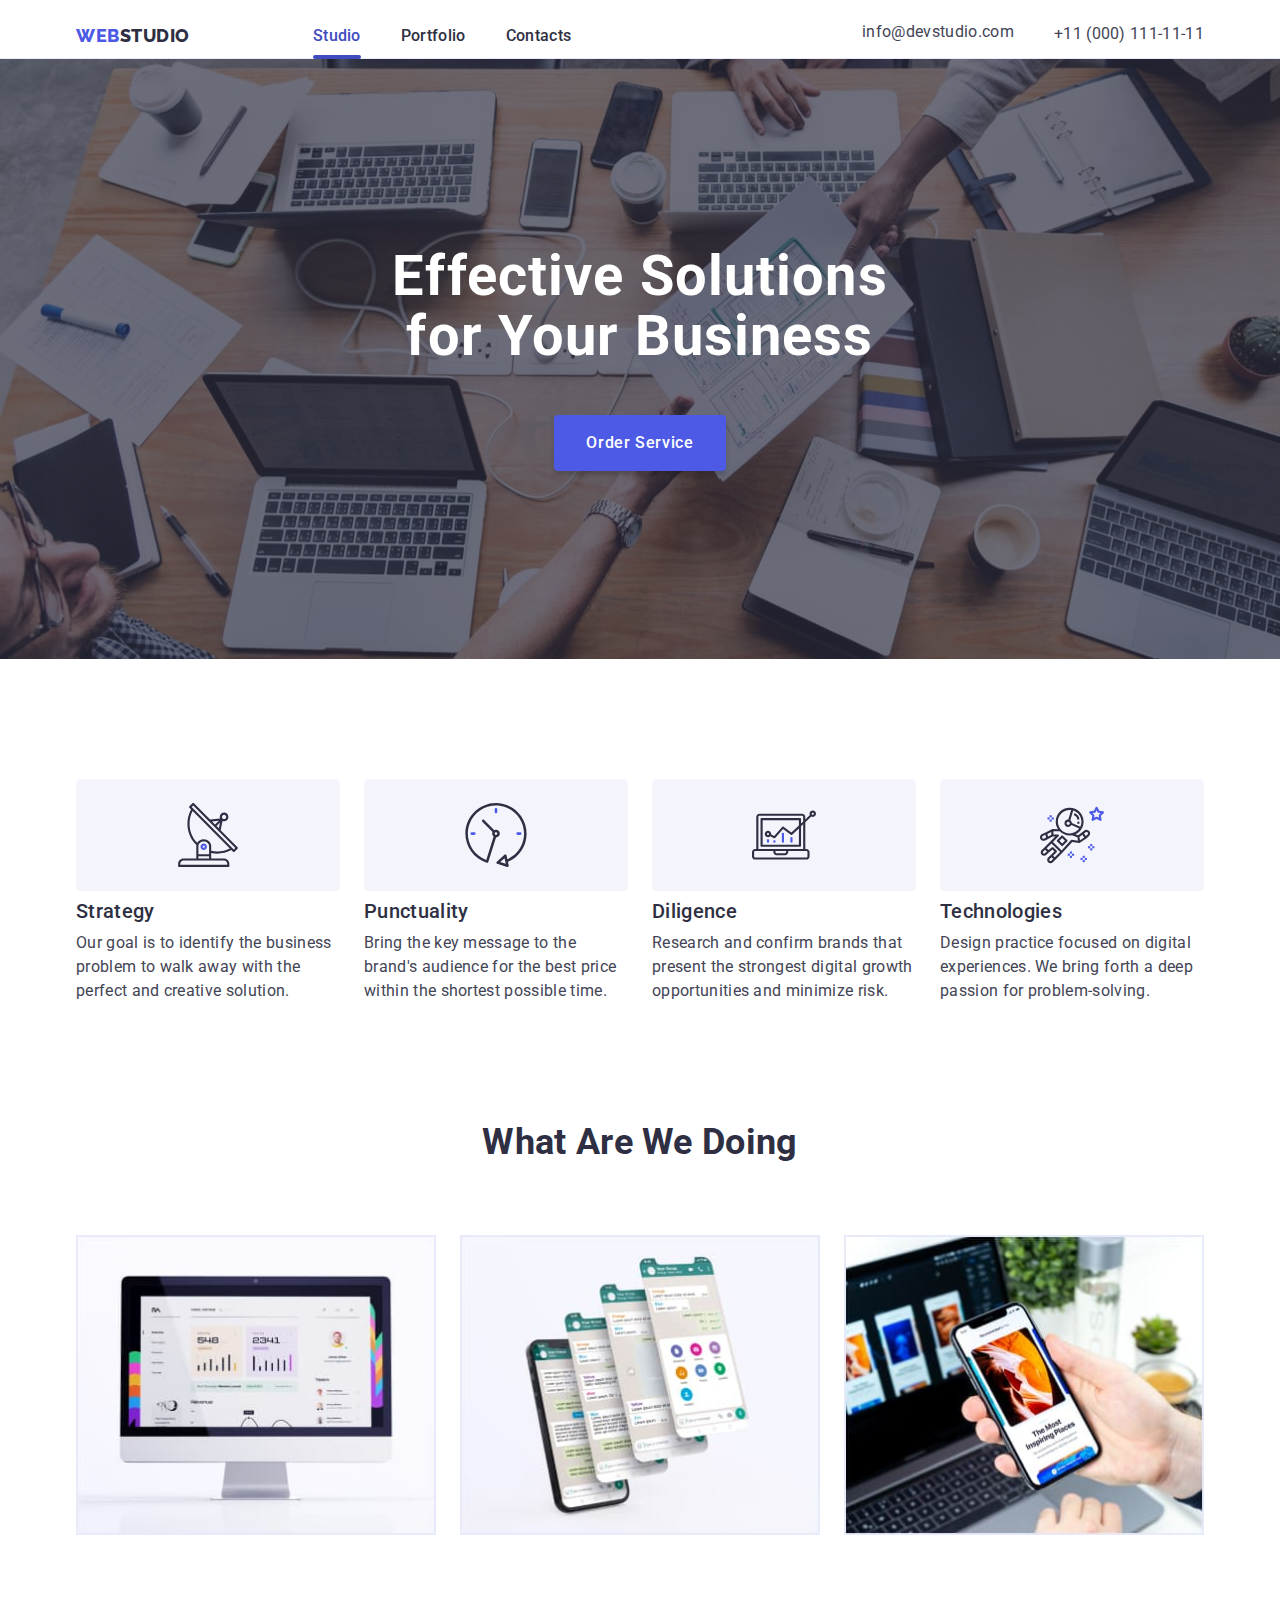
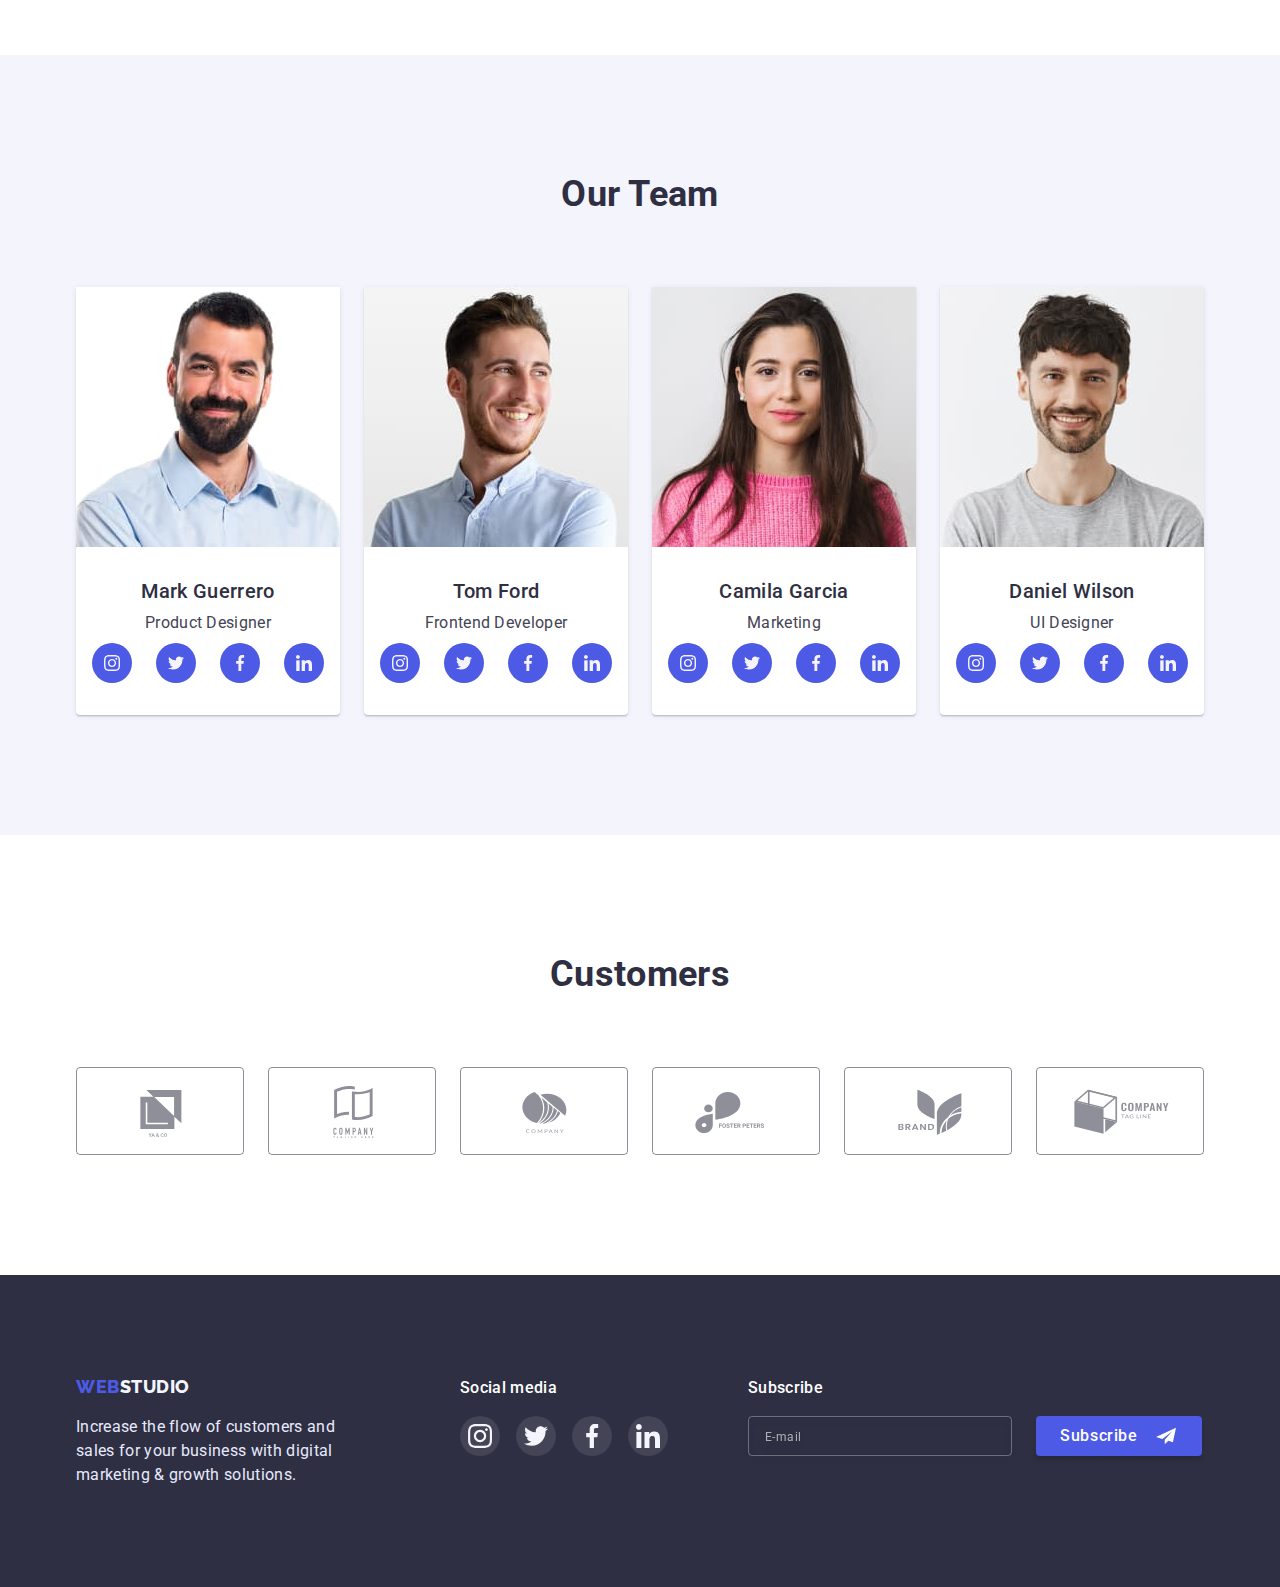
<file: index.html>
<!DOCTYPE html>
<html lang="en">
  <head>
    <meta charset="UTF-8" />
    <meta http-equiv="X-UA-Compatible" content="IE=edge" />
    <meta name="viewport" content="width=device-width, initial-scale=1.0" />
    <title>Document</title>
    <link rel="preconnect" href="https://fonts.googleapis.com" />
    <link rel="preconnect" href="https://fonts.gstatic.com" crossorigin />
    <link
      href="https://fonts.googleapis.com/css2?family=Raleway:wght@800&family=Roboto:wght@400;500;700;900&display=swap"
      rel="stylesheet"
    />
    <link
      rel="stylesheet"
      href="https://cdnjs.cloudflare.com/ajax/libs/modern-normalize/1.1.0/modern-normalize.min.css"
    />
    <link rel="stylesheet" href="./css/styles.css" />
  </head>
  <body>
    <header class="header">
      <div class="container main-page">
        <nav class="page-header">
          <a class="link logo-header logotype" href="./index.html"
            ><span class="accent">Web</span>Studio
          </a>
          <ul class="menu-nav list">
            <li class="menu-item">
              <a class="menu-studio link current" href="./index.html">Studio</a>
            </li>
            <li class="menu-item">
              <a class="menu-prt link" href="./portofolio.html">Portfolio</a>
            </li>
            <li class="menu-item">
              <a class="menu-cnts link" href="#">Contacts</a>
            </li>
          </ul>
        </nav>
        <button type="button" class="header-button-menu-open" data-menu-open>
          <svg class="header-button-menu-icon" width="32" height="22">
            <use href="./images/symbol-defs.svg#icon-Vector-3-1"></use>
          </svg>
        </button>

        <address class="menu-adress-set">
          <ul class="menu-adress list">
            <li class="menu-adress-item menu-adress-item-email">
              <a class="menu-email link" href="mailto:info@devstudio.com"
                >info@devstudio.com</a
              >
            </li>
            <li class="menu-adress-item">
              <a class="menu-tel link" href="tel:+110001111111"
                >+11 (000) 111-11-11</a
              >
            </li>
          </ul>
        </address>
      </div>

      <div class="mobile-menu is-hidden" data-menu>
        <button class="mobile-close" data-menu-close>
          <svg class="mobile-icon-close" width="8px" height="8px">
            <use
              href="./images/symbol-defs.svg#icon-close-black-18dp-2-1"
            ></use>
          </svg>
        </button>
        <div class="container container-mobile-menu">
          <ul class="mobile-menu-nav list">
            <li class="mobile-menu-item">
              <a class="mobile-menu-studio link current" href="./index.html"
                >Studio</a
              >
            </li>
            <li class="mobile-menu-item">
              <a class="mobile-menu-prt link" href="./portofolio.html"
                >Portfolio</a
              >
            </li>
            <li class="mobile-menu-item">
              <a class="mobile-menu-cnts link" href="#">Contacts</a>
            </li>
          </ul>
        </div>
        <div class="container container-soc-menu">
          <ul class="mobile-menu-adress list">
            <li class="mobile-tel-item">
              <a class="mobile-menu-tel link" href="tel:+110001111111"
                >+11 (000) 111-11-11</a
              >
            </li>
            <li class="mobile-adress-item">
              <a class="mobile-menu-email link" href="mailto:info@devstudio.com"
                >info@devstudio.com</a
              >
            </li>
          </ul>
          <ul class="mobile-soc-list list">
            <li class="mobile-soc-item">
              <a href="" class="mobile-soc-link"
                ><svg class="mobile-soc-icon" width="16px" height="16px">
                  <use
                    href="./images/symbol-defs.svg#icon-instagram-2"
                  ></use></svg
              ></a>
            </li>
            <li class="mobile-soc-item">
              <a href="" class="mobile-soc-link"
                ><svg class="mobile-soc-icon" width="16px" height="16px">
                  <use
                    href="./images/symbol-defs.svg#icon-twitter-1"
                  ></use></svg
              ></a>
            </li>
            <li class="mobile-soc-item">
              <a href="" class="mobile-soc-link"
                ><svg class="mobile-soc-icon" width="16px" height="16px">
                  <use
                    href="./images/symbol-defs.svg#icon-facebook-1"
                  ></use></svg
              ></a>
            </li>
            <li class="mobile-soc-item">
              <a href="" class="mobile-soc-link"
                ><svg class="mobile-soc-icon" width="16px" height="16px">
                  <use
                    href="./images/symbol-defs.svg#icon-linkedin-1"
                  ></use></svg
              ></a>
            </li>
          </ul>
        </div>
      </div>

          </header>

    <main>
      <section class="section hero">
        <h1 class="main-title">Effective Solutions for Your Business</h1>
        <button type="button" class="service-btn" data-modal-open>
          Order Service
        </button>
      </section>

      <section class="section section-features">
        <div class="container">
          <h2 class="visually-hidden">Оur Features</h2>
          <ul class="list features-set">
            <li class="features-list">
              <svg class="features-icon" width="64px" height="64px">
                <use href="./images/symbol-defs.svg#icon-antenna-1"></use>
              </svg>
              <h3 class="features-name">Strategy</h3>
              <p class="features-text">
                Our goal is to identify the business problem to walk away with
                the perfect and creative solution.
              </p>
            </li>
            <li class="features-list">
              <svg class="features-icon" width="64px" height="64px">
                <use href="./images/symbol-defs.svg#icon-clock-1"></use>
              </svg>
              <h3 class="features-name">Punctuality</h3>
              <p class="features-text">
                Bring the key message to the brand's audience for the best price
                within the shortest possible time.
              </p>
            </li>
            <li class="features-list">
              <svg class="features-icon" width="64px" height="64px">
                <use href="./images/symbol-defs.svg#icon-diagram-1"></use>
              </svg>
              <h3 class="features-name">Diligence</h3>
              <p class="features-text">
                Research and confirm brands that present the strongest digital
                growth opportunities and minimize risk.
              </p>
            </li>
            <li class="features-list">
              <svg class="features-icon" width="64px" height="64px">
                <use href="./images/symbol-defs.svg#icon-astronaut-1"></use>
              </svg>
              <h3 class="features-name">Technologies</h3>
              <p class="features-text">
                Design practice focused on digital experiences. We bring forth a
                deep passion for problem-solving.
              </p>
            </li>
          </ul>
        </div>
      </section>

      <section class="section section-wawd">
        <div class="container container-wawd">
          <h2 class="section-title">What are we doing</h2>
          <ul class="list foto-set">
            <li class="foto-image">
              <img
                srcset="
                  ./images/section2/foto11.jpg    1x,
                  ./images/section2/foto11-2x.jpg 2x
                "
                class="picture"
                src="./images/section2/foto11.jpg"
                alt="noutbook"
                width="360"
                height="300"
              />
            </li>
            <li class="foto-image">
              <img
                srcset="
                  ./images/section2/foto22.jpg    1x,
                  ./images/section2/foto22-2x.jpg 2x
                "
                class="picture"
                src="./images/section2/foto22.jpg"
                alt="mobila"
                width="360"
                height="300"
              />
            </li>
            <li class="foto-image">
              <img
                srcset="
                  ./images/section2/foto33.jpg    1x,
                  ./images/section2/foto33-2x.jpg 2x
                "
                class="picture"
                src="./images/section2/foto33.jpg"
                alt="computer"
                width="360"
                height="300"
              />
            </li>
          </ul>
        </div>
      </section>

      <section class="section section-team">
        <div class="container container-team container-mini">
          <h2 class="section-title">Our Team</h2>
          <ul class="list team-set">
            <li class="team-list">
              <img
                srcset="
                  ./images/emploeers/mark-guerrero.jpg 1x,
                  ./images/emploeers/mark-2x.jpg       2x
                "
                class="team-foto"
                src="./images/emploeers/mark-guerrero.jpg"
                alt="Mark Guerrero"
                width="264"
                height="260"
              />
              <div class="team-text">
                <h3 class="team-name">Mark Guerrero</h3>
                <p class="team-position">Product Designer</p>
                <ul class="team-soc-list list">
                  <li class="team-soc-item">
                    <a href="" class="team-soc-link"
                      ><svg class="team-soc-icon" width="16px" height="16px">
                        <use
                          href="./images/symbol-defs.svg#icon-instagram-2"
                        ></use></svg
                    ></a>
                  </li>
                  <li class="team-soc-item">
                    <a href="" class="team-soc-link"
                      ><svg class="team-soc-icon" width="16px" height="16px">
                        <use
                          href="./images/symbol-defs.svg#icon-twitter-1"
                        ></use></svg
                    ></a>
                  </li>
                  <li class="team-soc-item">
                    <a href="" class="team-soc-link"
                      ><svg class="team-soc-icon" width="16px" height="16px">
                        <use
                          href="./images/symbol-defs.svg#icon-facebook-1"
                        ></use></svg
                    ></a>
                  </li>
                  <li class="team-soc-item">
                    <a href="" class="team-soc-link"
                      ><svg class="team-soc-icon" width="16px" height="16px">
                        <use
                          href="./images/symbol-defs.svg#icon-linkedin-1"
                        ></use></svg
                    ></a>
                  </li>
                </ul>
              </div>
            </li>
            <li class="team-list">
              <img
                srcset="
                  ./images/emploeers/tom-ford.jpg 1x,
                  ./images/emploeers/tom-2x.jpg   2x
                "
                class="team-foto"
                src="./images/emploeers/tom-ford.jpg"
                alt="Tom Ford"
                width="264"
                height="260"
              />
              <div class="team-text">
                <h3 class="team-name">Tom Ford</h3>
                <p class="team-position">Frontend Developer</p>
                <ul class="team-soc-list list">
                  <li class="team-soc-item">
                    <a href="" class="team-soc-link"
                      ><svg class="team-soc-icon" width="16" height="16">
                        <use
                          href="./images/symbol-defs.svg#icon-instagram-2"
                        ></use></svg
                    ></a>
                  </li>
                  <li class="team-soc-item">
                    <a href="" class="team-soc-link"
                      ><svg class="team-soc-icon" width="16px" height="16px">
                        <use
                          href="./images/symbol-defs.svg#icon-twitter-1"
                        ></use></svg
                    ></a>
                  </li>
                  <li class="team-soc-item">
                    <a href="" class="team-soc-link"
                      ><svg class="team-soc-icon" width="16px" height="16px">
                        <use
                          href="./images/symbol-defs.svg#icon-facebook-1"
                        ></use></svg
                    ></a>
                  </li>
                  <li class="team-soc-item">
                    <a href="" class="team-soc-link"
                      ><svg class="team-soc-icon" width="16px" height="16px">
                        <use
                          href="./images/symbol-defs.svg#icon-linkedin-1"
                        ></use></svg
                    ></a>
                  </li>
                </ul>
              </div>
            </li>
            <li class="team-list">
              <img
                srcset="
                  ./images/emploeers/camila-garsia.jpg 1x,
                  ./images/emploeers/camila-2x.jpg     2x
                "
                class="team-foto"
                src="./images/emploeers/camila-garsia.jpg"
                alt="Camila Garcia"
                width="264"
                height="260"
              />
              <div class="team-text">
                <h3 class="team-name">Camila Garcia</h3>
                <p class="team-position">Marketing</p>
                <ul class="team-soc-list list">
                  <li class="team-soc-item">
                    <a href="" class="team-soc-link"
                      ><svg class="team-soc-icon" width="16" height="16">
                        <use
                          href="./images/symbol-defs.svg#icon-instagram-2"
                        ></use></svg
                    ></a>
                  </li>
                  <li class="team-soc-item">
                    <a href="" class="team-soc-link"
                      ><svg class="team-soc-icon" width="16px" height="16px">
                        <use
                          href="./images/symbol-defs.svg#icon-twitter-1"
                        ></use></svg
                    ></a>
                  </li>
                  <li class="team-soc-item">
                    <a href="" class="team-soc-link"
                      ><svg class="team-soc-icon" width="16px" height="16px">
                        <use
                          href="./images/symbol-defs.svg#icon-facebook-1"
                        ></use></svg
                    ></a>
                  </li>
                  <li class="team-soc-item">
                    <a href="" class="team-soc-link"
                      ><svg class="team-soc-icon" width="16px" height="16px">
                        <use
                          href="./images/symbol-defs.svg#icon-linkedin-1"
                        ></use></svg
                    ></a>
                  </li>
                </ul>
              </div>
            </li>
            <li class="team-list">
              <img
                srcset="
                  ./images/emploeers/daniel-wilson.jpg 1x,
                  ./images/emploeers/dan-2x.jpg        2x
                "
                class="team-foto"
                src="./images/emploeers/daniel-wilson.jpg"
                alt="Daniel Wilson"
                width="264"
                height="260"
              />
              <div class="team-text">
                <h3 class="team-name">Daniel Wilson</h3>
                <p class="team-position">UI Designer</p>
                <ul class="team-soc-list list">
                  <li class="team-soc-item">
                    <a href="" class="team-soc-link"
                      ><svg class="team-soc-icon" width="16" height="16">
                        <use
                          href="./images/symbol-defs.svg#icon-instagram-2"
                        ></use></svg
                    ></a>
                  </li>
                  <li class="team-soc-item">
                    <a href="" class="team-soc-link"
                      ><svg class="team-soc-icon" width="16px" height="16px">
                        <use
                          href="./images/symbol-defs.svg#icon-twitter-1"
                        ></use></svg
                    ></a>
                  </li>
                  <li class="team-soc-item">
                    <a href="" class="team-soc-link"
                      ><svg class="team-soc-icon" width="16px" height="16px">
                        <use
                          href="./images/symbol-defs.svg#icon-facebook-1"
                        ></use></svg
                    ></a>
                  </li>
                  <li class="team-soc-item">
                    <a href="" class="team-soc-link"
                      ><svg class="team-soc-icon" width="16px" height="16px">
                        <use
                          href="./images/symbol-defs.svg#icon-linkedin-1"
                        ></use></svg
                    ></a>
                  </li>
                </ul>
              </div>
            </li>
          </ul>
        </div>
      </section>

      <section class="section section-customers">
      <div class="container container-footer container-mini">
        <div class="container-customers ">
          <h2 class="section-title">Customers</h2>
          <ul class="customers-set list">
            <li class="customers-item">
              <a href="" class="customers-link link">
                <svg class="customers-icon" width="104px" height="56px">
                  <use href="./images/symbol-defs.svg#icon-Logo1"></use></svg
              ></a>
            </li>
            <li class="customers-item">
              <a href="" class="customers-link link"
                ><svg class="customers-icon" width="104px" height="56px">
                  <use href="./images/symbol-defs.svg#icon-Logo2"></use></svg
              ></a>
            </li>
            <li class="customers-item">
              <a href="" class="customers-link link"
                ><svg class="customers-icon" width="104px" height="56px">
                  <use href="./images/symbol-defs.svg#icon-Logo3"></use></svg
              ></a>
            </li>
            <li class="customers-item">
              <a href="" class="customers-link link"
                ><svg class="customers-icon" width="104px" height="56px">
                  <use href="./images/symbol-defs.svg#icon-Logo4"></use></svg
              ></a>
            </li>
            <li class="customers-item">
              <a href="" class="customers-link link"
                ><svg class="customers-icon" width="104px" height="56px">
                  <use href="./images/symbol-defs.svg#icon-Logo5"></use></svg
              ></a>
            </li>
            <li class="customers-item">
              <a href="" class="customers-link link"
                ><svg class="customers-icon" width="104px" height="56px">
                  <use href="./images/symbol-defs.svg#icon-Logo6"></use></svg
              ></a>
            </li>
          </ul>
        </div>
      </section>
    </main>

    <footer class="section section-footer">
      <div class="container container-footer container-mini">
        <div class="container-footer-tab">
          <div class="container-footer-logo">
            <a class="link logotype logo-footer" href="./index.html"
              ><span class="accent">Web</span>Studio</a
            >
            <p class="text-footer">
              Increase the flow of customers and sales for your business with
              digital marketing & growth solutions.
            </p>
          </div>
          <div class="container-footer-soc">
            <p class="footer-soc-menu">Social media</p>
            <ul class="footer-soc-list list">
              <li class="footer-soc-item">
                <a href="" class="footer-soc-link"
                  ><svg class="footer-soc-icon" width="24px" height="24px">
                    <use
                      href="./images/symbol-defs.svg#icon-instagram-2"
                    ></use></svg
                ></a>
              </li>
              <li class="footer-soc-item">
                <a href="" class="footer-soc-link"
                  ><svg class="footer-soc-icon" width="24px" height="24px">
                    <use
                      href="./images/symbol-defs.svg#icon-twitter-1"
                    ></use></svg
                ></a>
              </li>
              <li class="footer-soc-item">
                <a href="" class="footer-soc-link"
                  ><svg class="footer-soc-icon" width="24px" height="24px">
                    <use
                      href="./images/symbol-defs.svg#icon-facebook-1"
                    ></use></svg
                ></a>
              </li>
              <li class="footer-soc-item">
                <a href="" class="footer-soc-link"
                  ><svg class="footer-soc-icon" width="24px" height="24px">
                    <use
                      href="./images/symbol-defs.svg#icon-linkedin-1"
                    ></use></svg
                ></a>
              </li>
            </ul>
          </div>
        </div>
        <div class="container-footer-subscribe">
          <p class="footer-text-subscribe">Subscribe</p>
          <form class="footer-form-subscribe">
            <label for="footer-input" class="subscribe-label visually-hidden"
              >Email</label
            >
            <input
              id="footer-input"
              type="email"
              name="subscribe-email"
              class="footer-input-email"
              placeholder="E-mail"
            />

            <button type="submit" class="footer-submit-subscribe">
              Subscribe
              <svg class="footer-icon-subscribe" width="24px" height="20px">
                <use href="./images/symbol-defs.svg#icon-icon_subm"></use>
              </svg>
            </button>
          </form>
        </div>
      </div>
    </footer>

    <div class="backdrop is-hidden" data-modal>
      <div class="modal">
        <button class="close-modal" data-modal-close>
          <svg class="modal-icon-close" width="8px" height="8px">
            <use
              href="./images/symbol-defs.svg#icon-close-black-18dp-2-1"
            ></use>
          </svg>
        </button>
        <p class="modal-user-text">
          Leave your contacts and we will call you back
        </p>
        <form class="modal-user-form">
          <label class="modal-user-label">
            <span class="modal-name-label">Name</span>
            <span class="modal-user-wrap">
              <input
                type="text"
                name="user-name"
                class="modal-user-input modal-user-name"
              />
              <svg class="modal-icon-user" width="18px" height="18px">
                <use href="./images/symbol-defs.svg#icon-person-black"></use>
              </svg>
            </span>
          </label>
          <label class="modal-user-label">
            <span class="modal-name-label">Phone</span>
            <span class="modal-user-wrap">
              <input
                type="tel"
                name="user-phone"
                class="modal-user-input modal-user-phone"
              /><svg class="modal-icon-user" width="18px" height="24px">
                <use href="./images/symbol-defs.svg#icon-phone-black"></use>
              </svg>
            </span>
          </label>
          <label class="modal-user-label">
            <span class="modal-name-label">Email</span>
            <span class="modal-user-wrap">
              <input
                type="email"
                name="user-email"
                class="modal-user-input modal-user-email"
              />
              <svg class="modal-icon-user" width="18px" height="24px">
                <use href="./images/symbol-defs.svg#icon-email-black"></use>
              </svg>
            </span>
          </label>
          <label class="modal-user-label modal-area-label">
            <p class="modal-name-label">Comment</p>
            <textarea
              name="modal-user-comment"
              class="modal-user-textarea"
              placeholder="Text input"
            ></textarea>
          </label>

          <label
            for="privacy-policy"
            class="modal-user-label modal-user-accept"
          >
            <input
              id="privacy-policy"
              type="checkbox"
              name="modal-user-checkbox"
              class="modal-user-input-policy visually-hidden"
            />
            <span class="modal-check-fake">
              <svg class="modal-icon-check" width="10px" height="8px">
                <use href="./images/symbol-defs.svg#icon-Vector"></use>
              </svg>
            </span>
            <span class="accept-text"
              >I accept the terms and conditions of the&nbsp;<a
                href=""
                class="modal-link-policy"
                >Privacy Policy</a
              >
            </span>
          </label>

          <button type="submit" class="modal-submit">Send</button>
        </form>
      </div>
    </div>
    <script src="./js/mobile-menu.js"></script>
    <script src="./js/modal.js"></script>
  </body>
</html>
</file>
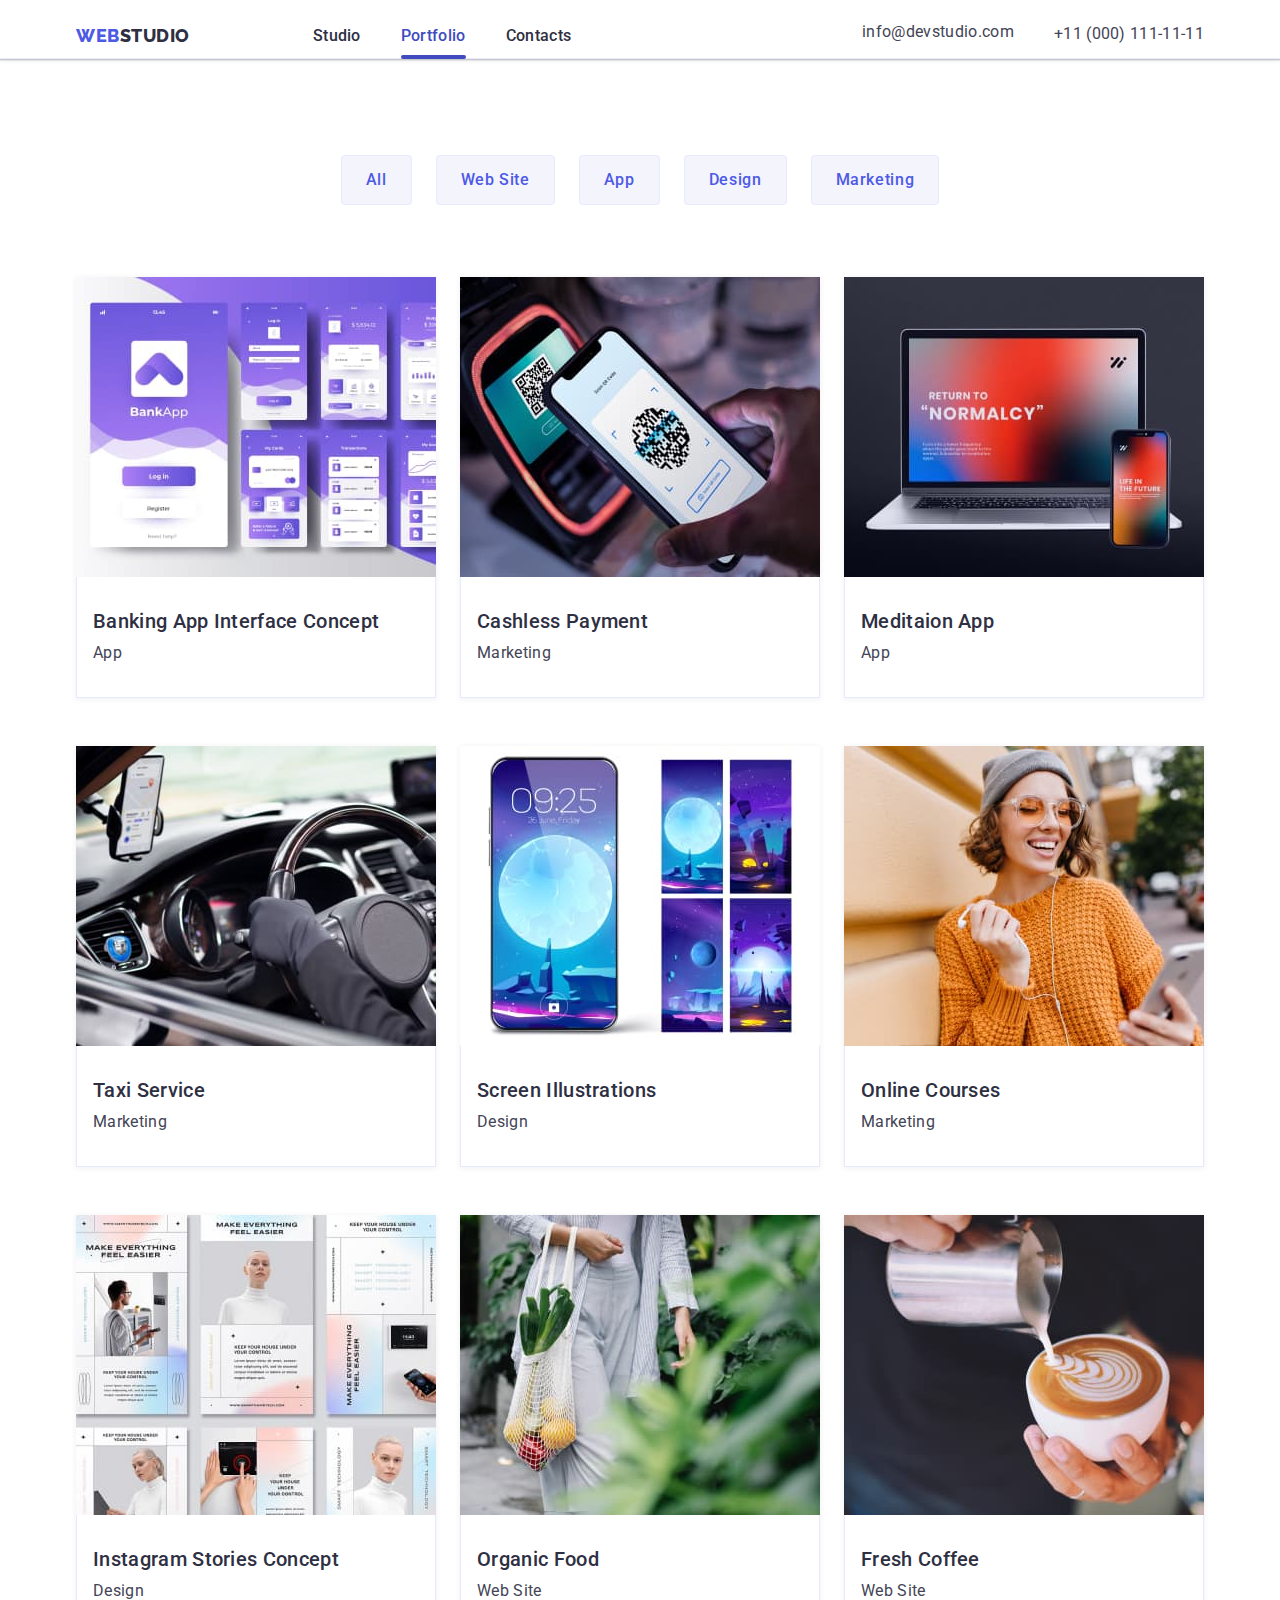
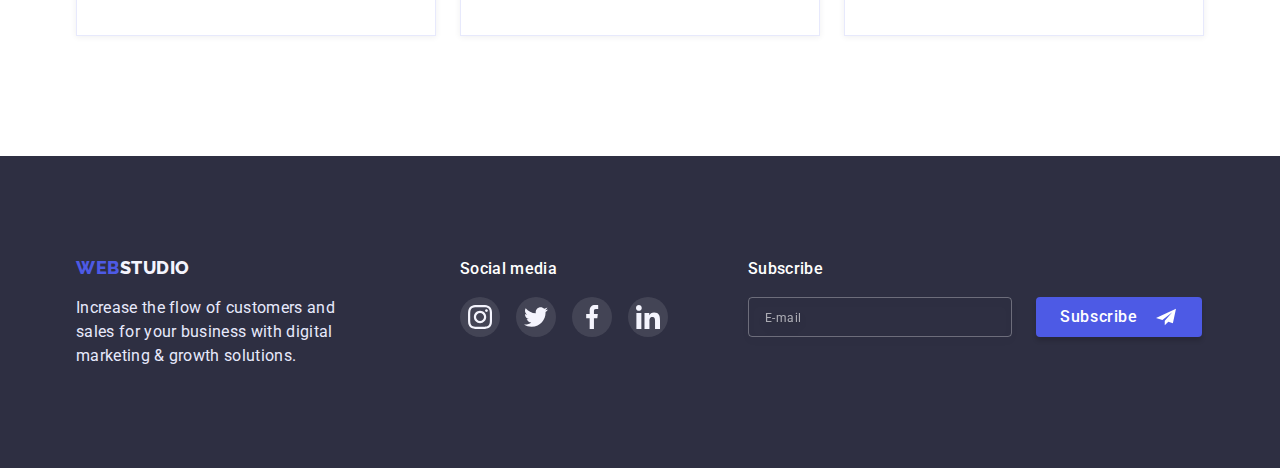
<file: portofolio.html>
<!DOCTYPE html>
<html lang="en">
  <head>
    <meta charset="UTF-8" />
    <meta http-equiv="X-UA-Compatible" content="IE=edge" />
    <meta name="viewport" content="width=device-width, initial-scale=1.0" />
    <title>Portofolio</title>
    <link rel="preconnect" href="https://fonts.googleapis.com" />
    <link rel="preconnect" href="https://fonts.gstatic.com" crossorigin />
    <link
      href="https://fonts.googleapis.com/css2?family=Raleway:wght@800&family=Roboto:wght@400;500;700;900&display=swap"
      rel="stylesheet"
    />
    <link
      rel="stylesheet"
      href="https://cdnjs.cloudflare.com/ajax/libs/modern-normalize/1.1.0/modern-normalize.min.css"
    />
    <link rel="stylesheet" href="./css/styles.css" />
  </head>
  <body>
    <header class="header">
      <div class="container main-page">
        <nav class="page-header">
          <a class="link logo-header logotype" href="./index.html"
            ><span class="accent">Web</span>Studio
          </a>
          <ul class="menu-nav list">
            <li class="menu-item">
              <a class="menu-studio link" href="./index.html">Studio</a>
            </li>
            <li class="menu-item">
              <a class="menu-prt link current" href="./portofolio.html"
                >Portfolio</a
              >
            </li>
            <li class="menu-item">
              <a class="menu-cnts link" href="#">Contacts</a>
            </li>
          </ul>
        </nav>
        <button type="button" class="header-button-menu-open" data-menu-open>
          <svg class="header-button-menu-icon" width="32" height="22">
            <use href="./images/symbol-defs.svg#icon-Vector-3-1"></use>
          </svg>
        </button>

        <address class="menu-adress-set">
          <ul class="menu-adress list">
            <li class="menu-adress-item menu-adress-item-email">
              <a class="menu-email link" href="mailto:info@devstudio.com"
                >info@devstudio.com</a
              >
            </li>
            <li class="menu-adress-item">
              <a class="menu-tel link" href="tel:+110001111111"
                >+11 (000) 111-11-11</a
              >
            </li>
          </ul>
        </address>
      </div>
      <div class="mobile-menu is-hidden" data-menu>
        <div class="container container-mobile-menu">
          <button class="mobile-close" data-menu-close>
            <svg class="mobile-icon-close" width="8px" height="8px">
              <use
                href="./images/symbol-defs.svg#icon-close-black-18dp-2-1"
              ></use>
            </svg>
          </button>
          <ul class="mobile-menu-nav list">
            <li class="mobile-menu-item">
              <a class="mobile-menu-studio link" href="./index.html">Studio</a>
            </li>
            <li class="mobile-menu-item">
              <a class="mobile-menu-prt link current" href="./portofolio.html"
                >Portfolio</a
              >
            </li>
            <li class="mobile-menu-item">
              <a class="mobile-menu-cnts link" href="#">Contacts</a>
            </li>
          </ul>
          <ul class="mobile-menu-adress list">
            <li class="mobile-tel-item">
              <a class="mobile-menu-tel link" href="tel:+110001111111"
                >+11 (000) 111-11-11</a
              >
            </li>
            <li class="mobile-adress-item">
              <a class="mobile-menu-email link" href="mailto:info@devstudio.com"
                >info@devstudio.com</a
              >
            </li>
          </ul>
          <ul class="mobile-soc-list list">
            <li class="mobile-soc-item">
              <a href="" class="mobile-soc-link"
                ><svg class="mobile-soc-icon" width="16px" height="16px">
                  <use
                    href="./images/symbol-defs.svg#icon-instagram-2"
                  ></use></svg
              ></a>
            </li>
            <li class="mobile-soc-item">
              <a href="" class="mobile-soc-link"
                ><svg class="mobile-soc-icon" width="16px" height="16px">
                  <use
                    href="./images/symbol-defs.svg#icon-twitter-1"
                  ></use></svg
              ></a>
            </li>
            <li class="mobile-soc-item">
              <a href="" class="mobile-soc-link"
                ><svg class="mobile-soc-icon" width="16px" height="16px">
                  <use
                    href="./images/symbol-defs.svg#icon-facebook-1"
                  ></use></svg
              ></a>
            </li>
            <li class="mobile-soc-item">
              <a href="" class="mobile-soc-link"
                ><svg class="mobile-soc-icon" width="16px" height="16px">
                  <use
                    href="./images/symbol-defs.svg#icon-linkedin-1"
                  ></use></svg
              ></a>
            </li>
          </ul>
        </div>
      </div>
    </header>

    <main>
      <section class="section page-ptf">
        <div class="container container-portfolio">
          <h1 class="visually-hidden">Portfolio</h1>

          <ul class="filter-menu list">
            <li class="filter-button">
              <button class="filter-btn filter-btn-all" type="button">
                All
              </button>
            </li>
            <li class="filter-button">
              <button class="filter-btn" type="button">Web Site</button>
            </li>
            <li class="filter-button">
              <button class="filter-btn" type="button">App</button>
            </li>
            <li class="filter-button">
              <button class="filter-btn" type="button">Design</button>
            </li>
            <li class="filter-button">
              <button class="filter-btn" type="button">Marketing</button>
            </li>
          </ul>

          <ul class="list card-set">
            <li class="foto-card">
              <a class="foto-card-link link" href="">
                <div class="foto-ptf-text">
                  <img
                    class="foto-ptf"
                    src="./images/prt-fotos/banking.jpg"
                    alt="Banking App"
                    width="360"
                    height="300"
                  />
                  <p class="text-above-img">
                    14 Stylish and User-Friendly App Design Concepts · Task
                    Manager App · Calorie Tracker App · Exotic Fruit Ecommerce
                    App · Cloud Storage App
                  </p>
                </div>
                <div class="card-text">
                  <h2 class="title-ptf">Banking App Interface Concept</h2>
                  <p class="name-fltr-ptf">App</p>
                </div>
              </a>
            </li>
            <li class="foto-card">
              <a class="foto-card-link link" href=""
                ><div class="foto-ptf-text">
                  <img
                    class="foto-ptf"
                    src="./images/prt-fotos/fon.jpg"
                    alt="Fon"
                    width="360"
                    height="300"
                  />
                  <p class="text-above-img">
                    14 Stylish and User-Friendly App Design Concepts · Task
                    Manager App · Calorie Tracker App · Exotic Fruit Ecommerce
                    App · Cloud Storage App
                  </p>
                </div>
                <div class="card-text">
                  <h2 class="title-ptf">Cashless Payment</h2>
                  <p class="name-fltr-ptf">Marketing</p>
                </div>
              </a>
            </li>
            <li class="foto-card">
              <a class="foto-card-link link" href=""
                ><div class="foto-ptf-text">
                  <img
                    class="foto-ptf"
                    src="./images/prt-fotos/nout.jpg"
                    alt="Noutbook"
                    width="360"
                    height="300"
                  />
                  <p class="text-above-img">
                    14 Stylish and User-Friendly App Design Concepts · Task
                    Manager App · Calorie Tracker App · Exotic Fruit Ecommerce
                    App · Cloud Storage App
                  </p>
                </div>
                <div class="card-text">
                  <h2 class="title-ptf">Meditaion App</h2>
                  <p class="name-fltr-ptf">App</p>
                </div>
              </a>
            </li>
            <li class="foto-card">
              <a class="foto-card-link link" href=""
                ><div class="foto-ptf-text">
                  <img
                    class="foto-ptf"
                    src="./images/prt-fotos/driver.jpg"
                    alt="Taxi driver"
                    width="360"
                    height="300"
                  />
                  <p class="text-above-img">
                    14 Stylish and User-Friendly App Design Concepts · Task
                    Manager App · Calorie Tracker App · Exotic Fruit Ecommerce
                    App · Cloud Storage App
                  </p>
                </div>
                <div class="card-text">
                  <h2 class="title-ptf">Taxi Service</h2>
                  <p class="name-fltr-ptf">Marketing</p>
                </div>
              </a>
            </li>
            <li class="foto-card">
              <a class="foto-card-link link" href=""
                ><div class="foto-ptf-text">
                  <img
                    class="foto-ptf"
                    src="./images/prt-fotos/ekran.jpg"
                    alt="Screen"
                    width="360"
                    height="300"
                  />
                  <p class="text-above-img">
                    14 Stylish and User-Friendly App Design Concepts · Task
                    Manager App · Calorie Tracker App · Exotic Fruit Ecommerce
                    App · Cloud Storage App
                  </p>
                </div>
                <div class="card-text">
                  <h2 class="title-ptf">Screen Illustrations</h2>
                  <p class="name-fltr-ptf">Design</p>
                </div>
              </a>
            </li>
            <li class="foto-card">
              <a class="foto-card-link link" href=""
                ><div class="foto-ptf-text">
                  <img
                    class="foto-ptf"
                    src="./images/prt-fotos/girl.jpg"
                    alt="Girl"
                    width="360"
                    height="300"
                  />
                  <p class="text-above-img">
                    14 Stylish and User-Friendly App Design Concepts · Task
                    Manager App · Calorie Tracker App · Exotic Fruit Ecommerce
                    App · Cloud Storage App
                  </p>
                </div>
                <div class="card-text">
                  <h2 class="title-ptf">Online Courses</h2>
                  <p class="name-fltr-ptf">Marketing</p>
                </div>
              </a>
            </li>
            <li class="foto-card">
              <a class="foto-card-link link" href=""
                ><div class="foto-ptf-text">
                  <img
                    class="foto-ptf"
                    src="./images/prt-fotos/stories.jpg"
                    alt="Insta stories"
                    width="360"
                    height="300"
                  />
                  <p class="text-above-img">
                    14 Stylish and User-Friendly App Design Concepts · Task
                    Manager App · Calorie Tracker App · Exotic Fruit Ecommerce
                    App · Cloud Storage App
                  </p>
                </div>
                <div class="card-text">
                  <h2 class="title-ptf">Instagram Stories Concept</h2>
                  <p class="name-fltr-ptf">Design</p>
                </div>
              </a>
            </li>
            <li class="foto-card">
              <a class="foto-card-link link" href=""
                ><div class="foto-ptf-text">
                  <img
                    class="foto-ptf"
                    src="./images/prt-fotos/green.jpg"
                    alt="Organic"
                    width="360"
                    height="300"
                  />
                  <p class="text-above-img">
                    14 Stylish and User-Friendly App Design Concepts · Task
                    Manager App · Calorie Tracker App · Exotic Fruit Ecommerce
                    App · Cloud Storage App
                  </p>
                </div>
                <div class="card-text">
                  <h2 class="title-ptf">Organic Food</h2>
                  <p class="name-fltr-ptf">Web Site</p>
                </div>
              </a>
            </li>
            <li class="foto-card">
              <a class="foto-card-link link" href=""
                ><div class="foto-ptf-text">
                  <img
                    class="foto-ptf"
                    src="./images/prt-fotos/cappuchino.jpg"
                    alt="Coffee"
                    width="360"
                    height="300"
                  />
                  <p class="text-above-img">
                    14 Stylish and User-Friendly App Design Concepts · Task
                    Manager App · Calorie Tracker App · Exotic Fruit Ecommerce
                    App · Cloud Storage App
                  </p>
                </div>
                <div class="card-text">
                  <h2 class="title-ptf">Fresh Coffee</h2>
                  <p class="name-fltr-ptf">Web Site</p>
                </div></a
              >
            </li>
          </ul>
        </div>
      </section>
    </main>

    <footer class="section section-footer">
      <div class="container container-footer">
        <div class="container-footer-tab">
          <div class="container-footer-logo">
            <a class="link logotype logo-footer" href="./index.html"
              ><span class="accent">Web</span>Studio</a
            >
            <p class="text-footer">
              Increase the flow of customers and sales for your business with
              digital marketing & growth solutions.
            </p>
          </div>
          <div class="container-footer-soc">
            <p class="footer-soc-menu">Social media</p>
            <ul class="footer-soc-list list">
              <li class="footer-soc-item">
                <a href="" class="footer-soc-link"
                  ><svg class="footer-soc-icon" width="24px" height="24px">
                    <use
                      href="./images/symbol-defs.svg#icon-instagram-2"
                    ></use></svg
                ></a>
              </li>
              <li class="footer-soc-item">
                <a href="" class="footer-soc-link"
                  ><svg class="footer-soc-icon" width="24px" height="24px">
                    <use
                      href="./images/symbol-defs.svg#icon-twitter-1"
                    ></use></svg
                ></a>
              </li>
              <li class="footer-soc-item">
                <a href="" class="footer-soc-link"
                  ><svg class="footer-soc-icon" width="24px" height="24px">
                    <use
                      href="./images/symbol-defs.svg#icon-facebook-1"
                    ></use></svg
                ></a>
              </li>
              <li class="footer-soc-item">
                <a href="" class="footer-soc-link"
                  ><svg class="footer-soc-icon" width="24px" height="24px">
                    <use
                      href="./images/symbol-defs.svg#icon-linkedin-1"
                    ></use></svg
                ></a>
              </li>
            </ul>
          </div>
        </div>
        <div class="container-footer-subscribe">
          <p class="footer-text-subscribe">Subscribe</p>
          <form class="footer-form-subscribe">
            <label for="footer-input" class="subscribe-label visually-hidden"
              >Email</label
            >
            <input
              id="footer-input"
              type="email"
              name="subscribe-email"
              class="footer-input-email"
              placeholder="E-mail"
            />

            <button type="submit" class="footer-submit-subscribe">
              Subscribe
              <svg class="footer-icon-subscribe" width="24px" height="20px">
                <use href="./images/symbol-defs.svg#icon-icon_subm"></use>
              </svg>
            </button>
          </form>
        </div>
      </div>
    </footer>
    <script src="./js/mobile-menu.js"></script>
  </body>
</html>
</file>
<file: css/styles.css>
:root {
  --slate: #434455;
  --navy-blue: #2e2f42;
  --iris: #4d5ae5;
  --ocean: #404bbf;
  --cloud: #f4f4fd;
  --cornflower: #e7e9fc;
  --font-hero-clr: #ffffff;
  --green: #31d0aa;
  --light-slate: #8e8f99;
  --footer-soc-menu: rgba(255, 255, 255, 0.1);
  --bcgnd-modal: rgba(46, 47, 66, 0.4);
  --modal: #fcfcfc;
  --modal-text-accept: #757575;
  --modal-input-text: #000000;
  --cubik: cubic-bezier(0.4, 0, 0.2, 1);
}

h1,
h2,
h3,
h4,
h5,
p {
  margin-top: 0;
  margin-bottom: 0;
}

ul {
  margin-top: 0;
  margin-bottom: 0;
  padding-left: 0;
}

.list {
  list-style: none;
}

body {
  font-family: "Roboto", sans-serif;
  font-weight: 400;
  font-size: 16px;
  line-height: 1.5;
  letter-spacing: 0.02em;

  color: var(--slate);
  background-color: var(--font-hero-clr);
}
.link {
  text-decoration: none;
}
/*===========COMPONENTS===========*/

.section-title {
  margin-bottom: 72px;

  font-size: 36px;
  line-height: 1.11;

  text-align: center;
  text-transform: capitalize;

  color: var(--navy-blue);
}

.logotype {
  font-family: "Raleway", sans-serif;
  font-weight: 800;
  font-size: 18px;
  line-height: 1.17;
  letter-spacing: 0.03em;

  text-transform: uppercase;

  color: var(--navy-blue);
}

.accent {
  color: var(--iris);
}

.visually-hidden {
  position: absolute;
  white-space: nowrap;
  width: 1px;
  height: 1px;
  overflow: hidden;
  border: 0;
  padding: 0;
  clip: rect(0 0 0 0);
  clip-path: inset(50%);
  margin: -1px;
}

.container {
  padding-right: 15px;
  padding-left: 15px;
  height: 100%;
}

.section {
  padding-top: 96px;
  padding-bottom: 96px;
}

img {
  display: block;
  max-width: 100%;
  height: auto;
}
/*===========/COMPONENTS/===========*/

/*===========HEADER===========*/
.header {
  padding-top: 24px;
  padding-bottom: 10px;
  border-bottom: 1px solid var(--cornflower);
  box-shadow: 0px 2px 1px rgba(46, 47, 66, 0.08),
    0px 1px 1px rgba(46, 47, 66, 0.16), 0px 1px 6px rgba(46, 47, 66, 0.08);
}
.main-page {
  display: flex;
  align-items: flex-start;
  justify-content: space-between;
}

.header-button-menu-open {
  background-color: transparent;
  border: none;
  padding: 0;
  line-height: 0;
}

.header-button-menu-icon {
  stroke: var(--navy-blue);
}

.mobile-menu {
  position: fixed;
  display: flex;
  flex-direction: column;
  justify-content: space-between;
  overflow-y: auto;
  width: 100%;
  height: 100%;
  top: 0;
  left: 0;
  z-index: 1000;

  padding-top: 80px;

  padding-right: 40px;
  padding-left: 40px;

  background-color: #ffffff;
}

/*.container-mobile-menu {
  position: relative;
     
}*/
.container-soc-menu {
  padding-bottom: 40px;
}
.mobile-close {
  position: absolute;
  padding: 0;

  width: 24px;
  height: 24px;
  right: 24px;
  top: 24px;
  border: 1px solid rgba(0, 0, 0, 0.1);
  border-radius: 50%;

  background-color: var(--cornflower);

  fill: var(--modal-input-text);
  cursor: pointer;
}
.mobile-icon-close {
  position: absolute;
  left: 50%;
  top: 50%;
  transform: translate(-50%, -50%);
}
.mobile-close:hover,
.mobile-close:focus {
  background-color: var(--ocean);
  fill: var(--font-hero-clr);
}

.mobile-menu-item {
  font-weight: 700;
  font-size: 36px;
  line-height: 1.11;

  text-transform: capitalize;
  color: var(--navy-blue);
}
.mobile-menu-item:not(:last-child) {
  margin-bottom: 40px;
}

.mobile-menu-adress {
  margin-bottom: 48px;
}
.mobile-tel-item {
  margin-bottom: 40px;
  font-weight: 600;
  font-size: 36px;
  line-height: 1.11;
  text-transform: capitalize;
}
.mobile-adress-item {
  font-weight: 500;
  font-size: 20px;
  line-height: 1.2;
}

.mobile-menu-studio:hover,
.mobile-menu-studio:focus,
.mobile-menu-prt:hover,
.mobile-menu-prt:focus,
.mobile-menu-cnts:hover,
.mobile-menu-cnts:focus,
.mobile-menu-email:hover,
.mobile-menu-email:focus,
.mobile-menu-tel:hover,
.mobile-menu-tel:focus {
  color: var(--ocean);
}

.mobile-menu-studio,
.mobile-menu-prt,
.mobile-menu-cnts {
  color: var(--navy-blue);
  transition: color 250ms var(--cubik);
}

.mobile-menu-email {
  color: var(--slate);
  transition: color 250ms var(--cubik);
}

.mobile-menu-tel {
  color: var(--iris);
  transition: color 250ms var(--cubik);
}
.current {
  position: relative;

  color: var(--ocean);
}
.mobile-soc-list {
  display: flex;
  justify-content: space-between;
}

.mobile-soc-item {
  width: 40px;
  height: 40px;

  border-radius: 50%;
  background-color: var(--iris);
}

.mobile-soc-link {
  display: flex;
  justify-content: center;
  align-items: center;

  width: 100%;
  height: 100%;

  border-radius: 50%;
  transition: background-color 250ms var(--cubik);
}

.mobile-soc-link:hover,
.mobile-soc-link:focus {
  background-color: var(--ocean);
}

.mobile-soc-icon {
  fill: var(--cloud);
}

.mobile-menu.is-hidden {
  opacity: 0;
  visibility: hidden;
  pointer-events: none;
}
/*===========/HEADER/===========*/

/*============HERO===============*/
.main-title {
  max-width: 320px;

  margin-bottom: 72px;
  margin-left: auto;
  margin-right: auto;

  font-weight: 700;
  font-size: 36px;
  line-height: 1.11;

  color: var(--font-hero-clr);
}

.service-btn {
  padding: 16px 32px;

  font-family: inherit;
  font-weight: 500;
  font-size: inherit;
  line-height: inherit;
  letter-spacing: 0.04em;
  border: none;
  box-shadow: 0px 4px 4px rgba(0, 0, 0, 0.15);
  border-radius: 4px;

  color: var(--font-hero-clr);
  background-color: var(--iris);
  transition: background-color 250ms var(--cubik);
  cursor: pointer;
}

.service-btn:hover,
.service-btn:focus {
  background-color: var(--ocean);
}

.hero {
  text-align: center;
  max-width: 428px;

  margin-left: auto;
  margin-right: auto;
  padding-top: 112px;
  padding-bottom: 112px;

  background-image: linear-gradient(
      rgba(46, 47, 66, 0.7),
      rgba(46, 47, 66, 0.7)
    ),
    url(../images/hero/Dark-bg-mob-1x.jpg);
  background-size: cover;
  background-repeat: no-repeat;
  background-color: rgba(46, 47, 66, 0.7);
}
@media (min-device-pixel-ratio: 2),
  (-webkit-min-device-pixel-ratio: 2),
  (min-resolution: 192dpi),
  (min-resolution: 2dppx) {
  .hero {
    background-image: linear-gradient(
        rgba(46, 47, 66, 0.7),
        rgba(46, 47, 66, 0.7)
      ),
      url(../images/hero/Dark-bg-mob-2x.jpg);
  }
}
/*============/HERO/===============*/

/*========OUR FEATURES=============*/

.features-set {
  display: flex;
  flex-wrap: wrap;
  gap: 72px;
}

.features-name {
  text-align: center;
  margin-bottom: 8px;

  font-weight: 700;
  font-size: 36px;
  line-height: 1.11;

  color: var(--navy-blue);
}

/*======/OUR FEATURES/== ===========*/

/*======WHAT ARE WE DOING=============*/
.container-wawd {
  flex-wrap: wrap;
  justify-content: center;
}

.foto-set {
  display: flex;
}

.picture {
  border: 1px solid var(--cornflower);
}

.foto-image:not(:last-child) {
  margin-right: 24px;
}

/*===========OUR TEAM================*/

.container-team {
  display: flex;

  flex-wrap: wrap;
  justify-content: center;
  margin-left: auto;
  margin-right: auto;
}
.section-team {
  background: var(--cloud);
  padding-bottom: 128px;
}
.team-set {
  display: flex;
  row-gap: 72px;
  flex-wrap: wrap;
  justify-content: center;
}
.team-text {
  text-align: center;

  padding-top: 32px;
  padding-bottom: 32px;
  padding-right: 16px;
  padding-left: 16px;
}

.team-list {
  border-radius: 0px 0px 4px 4px;
  background: var(--font-hero-clr);
  box-shadow: 0px 1px 6px rgba(46, 47, 66, 0.08),
    0px 1px 1px rgba(46, 47, 66, 0.16), 0px 2px 1px rgba(46, 47, 66, 0.08);
}

.team-name {
  margin-bottom: 8px;

  font-size: 20px;
  line-height: 1.2;
  font-weight: 500;

  color: var(--navy-blue);
}
.team-position {
  margin-bottom: 8px;
}

.team-soc-list {
  display: flex;
  gap: 24px;
}

.team-soc-item {
  width: 40px;
  height: 40px;
  flex-basis: calc((100%-72px) / 4);
  border-radius: 50%;
  background-color: var(--iris);
}

.team-soc-link {
  display: flex;
  justify-content: center;
  align-items: center;

  width: 100%;
  height: 100%;

  border-radius: 50%;
  transition: background-color 250ms var(--cubik);
}

.team-soc-link:hover,
.team-soc-link:focus {
  background-color: var(--ocean);
}

.team-soc-icon {
  fill: var(--cloud);
}

/*======/OUR TEAM/=============*/
/*======FOOTER=============*/

.section-footer {
  background: var(--navy-blue);
}

.logo-footer {
  display: block;

  margin-bottom: 16px;

  color: var(--cloud);
}

.text-footer {
  width: 268px;
  height: 72px;

  margin-right: auto;
  margin-left: auto;
  color: var(--cornflower);
}

.footer-soc-menu,
.footer-text-subscribe {
  margin-bottom: 16px;

  font-weight: 500;

  color: var(--font-hero-clr);
}

.footer-soc-list {
  display: flex;
  justify-content: center;
  gap: 16px;
}
.footer-soc-item {
  width: 40px;
  height: 40px;

  border-radius: 50%;

  background-color: var(--footer-soc-menu);
}
.footer-soc-icon {
  fill: var(--cloud);
}
.footer-soc-link {
  display: flex;
  justify-content: center;
  align-items: center;

  width: 100%;
  height: 100%;

  border-radius: 50%;
  transition: background-color 250ms var(--cubik);
}

.footer-soc-link:hover,
.footer-soc-link:focus {
  background-color: var(--green);
}

.footer-input-email {
  width: 100%;

  padding-left: 16px;
  padding-top: 8px;
  padding-bottom: 8px;

  color: var(--font-hero-clr);
  border: 1px solid rgba(255, 255, 255, 0.3);
  filter: drop-shadow(0px 4px 4px rgba(0, 0, 0, 0.15));
  border-radius: 4px;
  background: inherit;
  transition: border-color 250ms var(--cubik);
}
.footer-input-email:focus {
  border-color: var(--iris);
  outline: none;
}

.footer-input-email::placeholder {
  font-size: 12px;
  line-height: 2;
  letter-spacing: 0.04em;

  color: rgba(255, 255, 255, 0.6);
}

.footer-submit-subscribe {
  display: flex;
  align-items: center;
  align-self: center;

  padding-top: 8px;
  padding-bottom: 8px;
  padding-left: 24px;
  padding-right: 24px;

  font-family: inherit;
  font-weight: 500;
  font-size: inherit;
  line-height: inherit;
  letter-spacing: 0.04em;
  border: none;
  border-radius: 4px;

  color: var(--font-hero-clr);
  background-color: var(--iris);
  box-shadow: 0px 4px 4px rgba(0, 0, 0, 0.15);
  transition: background-color 250ms var(--cubik);
  cursor: pointer;
}
.footer-submit-subscribe:hover,
.footer-submit-subscribe:focus {
  background-color: var(--ocean);
}
.footer-submit-title {
  font-family: inherit;
  font-weight: 500;
  font-size: inherit;
  line-height: 1.5;
  letter-spacing: 0.04em;
}

.footer-icon-subscribe {
  fill: var(--font-hero-clr);
  margin-left: 16px;
}

/*======/FOOTER/=============*/
/*==============CUSTOMERS=================*/

.customers-set {
  display: flex;
  flex-wrap: wrap;
  column-gap: 16px;
  row-gap: 72px;
}

.customers-item {
  flex-basis: calc((100% - 16px) / 2);

  height: 88px;

  border: 1px solid var(--light-slate);
  border-radius: 4px;
}

.customers-link {
  display: flex;
  align-items: center;
  justify-content: center;

  width: 100%;
  height: 100%;

  color: var(--light-slate);
  transition: color 250ms var(--cubik), border-color 250ms var(--cubik);
}
.customers-icon {
  fill: currentColor;
}

.customers-link:hover,
.customers-link:focus {
  border: 1px solid var(--ocean);
  color: var(--ocean);
}

/*==============/CUSTOMERS/=================/

/*==============PORTOFOLIO=============*/

.page-ptf {
  padding-top: 48px;
  padding-bottom: 48px;
}

/*---------------MENU-FILTR-----------*/

.filter-menu {
  display: flex;
  /*justify-content: center;*/
  flex-wrap: wrap;
  column-gap: 24px;
  row-gap: 16px;
  margin-bottom: 48px;
}

.filter-btn {
  padding-top: 12px;
  padding-bottom: 12px;
  padding-right: 24px;
  padding-left: 24px;

  border: 1px solid var(--cornflower);
  border-radius: 4px;

  font-family: inherit;
  font-weight: 500;
  font-size: 16px;
  line-height: inherit;
  letter-spacing: 0.04em;

  color: var(--iris);
  background-color: var(--cloud);

  cursor: pointer;
  transition: color 250ms var(--cubik), background-color 250ms var(--cubik),
    box-shadow 250ms var(--cubik), border-color 250ms var(--cubik);
}

.filter-btn:hover,
.filter-btn:focus {
  color: var(--font-hero-clr);
  background-color: var(--ocean);
  box-shadow: 0px 3px 1px rgba(0, 0, 0, 0.1), 0px 2px 1px rgba(0, 0, 0, 0.08),
    0px 2px 2px rgba(0, 0, 0, 0.12);
  border-color: var(--ocean);
}
/*----------------/MENU-FILTR/-----------*/

/*-----------------CARD-SET--------------*/

.foto-card {
  box-shadow: 0px 1px 6px rgba(46, 47, 66, 0.08);
  transition: box-shadow 250ms var(--cubik);
}

.foto-card:hover,
.foto-card:focus {
  box-shadow: 0px 1px 6px rgba(46, 47, 66, 0.08),
    0px 1px 1px rgba(46, 47, 66, 0.16), 0px 2px 1px rgba(46, 47, 66, 0.08);
}
.foto-card-link:hover .text-above-img,
.foto-card-link:focus .text-above-img {
  transform: translateY(0%);
}

.foto-ptf-text {
  position: relative;
  overflow: hidden;
}
.text-above-img {
  position: absolute;
  top: 0;
  left: 0;
  transform: translateY(100%);

  overflow: auto;

  width: 100%;
  height: 100%;
  padding-top: 40px;
  padding-right: 32px;
  padding-left: 32px;

  color: var(--cloud);
  background-color: var(--iris);

  transition: transform 250ms var(--cubik);
}
.card-text {
  padding-top: 32px;
  padding-bottom: 32px;
  padding-left: 16px;

  border-left: 1px solid var(--cornflower);
  border-bottom: 1px solid var(--cornflower);
  border-right: 1px solid var(--cornflower);
}
.title-ptf {
  margin-bottom: 8px;

  font-size: 20px;
  line-height: 1.2;
  font-weight: 500;

  color: var(--navy-blue);
}
.name-fltr-ptf {
  color: var(--slate);
}
/*------/CARD-SET/-----------*/

/*======/PORTOFOLIO/=============*/

/*=========MODAL===================*/

.backdrop {
  position: fixed;
  left: 0;
  top: 0;
  overflow: scroll;
  width: 100%;
  height: 100%;

  background-color: var(--bcgnd-modal);
  transition: opacity 250ms var(--cubik), visibility 250ms var(--cubik);
}
.backdrop.is-hidden {
  opacity: 0;
  visibility: hidden;
  pointer-events: none;
}

.backdrop.is-hidden .modal {
  transform: translate(-50%, -50%) scale(0);
}
.modal {
  position: absolute;

  max-width: 408px;
  min-width: 320px;
  min-height: 576px;
  left: 50%;
  /*top: 50%;*/
  transform: translate(-50% /*, -50%*/) scale(1);

  padding-top: 72px;
  padding-right: 24px;
  padding-left: 24px;
  padding-bottom: 24px;
  background-color: var(--modal);
  border-radius: 4px;

  transition: transform 250ms var(--cubik);
}
.close-modal {
  position: absolute;
  display: block;

  top: 24px;
  right: 24px;
  width: 24px;
  height: 24px;

  margin-left: auto;
  border: 1px solid rgba(0, 0, 0, 0.1);
  border-radius: 50%;

  background-color: var(--cornflower);

  fill: var(--modal-input-text);
  cursor: pointer;
}

.modal-icon-close {
  position: absolute;
  left: 50%;
  top: 50%;
  transform: translate(-50%, -50%);
}

.close-modal:hover,
.close-modal:focus {
  background-color: var(--ocean);
  fill: var(--font-hero-clr);
}
.modal-user-text {
  margin-bottom: 14px;

  font-weight: 500;
  text-align: center;

  color: var(--navy-blue);
}
.modal-user-label {
  margin-bottom: 8px;
  display: block;
}

.modal-area-label {
  margin-bottom: 16px;
}

.modal-name-label {
  margin-bottom: 4px;
  display: block;
  font-size: 12px;
  line-height: 1.33;
  letter-spacing: 0.04em;

  color: var(--light-slate);
}
.modal-user-wrap {
  position: relative;
  display: block;
}

.modal-user-input {
  width: 100%;

  padding-top: 11px;
  padding-left: 38px;
  padding-bottom: 11px;
  padding-right: 11px;

  border: 1px solid rgba(33, 33, 33, 0.2);
  border-radius: 4px;
  color: var(--modal-input-text);
  font-size: 18px;
  background-color: var(--modal);
  transition: border-color 250ms cubic-bezier(0.4, 0, 0.2, 1);
}

.modal-icon-user {
  position: absolute;

  top: 50%;
  transform: translateY(-50%);
  left: 16px;
  fill: var(--navy-blue);

  transition: fill 250ms var(--cubik);
}
.modal-user-input:focus,
.modal-user-textarea:focus {
  border-color: var(--iris);
  outline: none;
}
.modal-user-wrap:focus-within > .modal-icon-user {
  fill: var(--iris);
}

.modal-user-textarea {
  width: 100%;
  height: 120px;

  resize: none;

  padding-top: 8px;
  padding-left: 16px;
  padding-bottom: 8px;
  padding-right: 16px;
  font-size: 18px;

  border: 1px solid rgba(33, 33, 33, 0.2);
  border-radius: 4px;

  color: var(--modal-input-text);

  background-color: var(--modal);
  transition: border-color 250ms var(--cubik);
}

.modal-user-textarea::placeholder {
  font-size: 12px;
  line-height: 1.33;
  letter-spacing: 0.04em;

  color: rgba(117, 117, 117, 0.5);
}
.modal-user-accept {
  display: flex;
  align-items: center;

  margin-left: 8px;
  margin-bottom: 24px;

  color: var(--modal-text-accept);
}
.accept-text {
  margin-left: 8px;

  font-size: 12px;
  line-height: 1.33;
  letter-spacing: 0.04em;

  color: var(--modal-text-accept);
}
.modal-link-policy {
  color: var(--iris);
}
.modal-user-input-policy:checked ~ .modal-check-fake {
  background-color: var(--ocean);
  border: 1.25px solid var(--ocean);
}
.modal-user-label:focus-within > .modal-check-fake {
  border-color: var(--iris);
}

.modal-check-fake {
  display: block;
  position: relative;
  width: 13px;
  height: 13px;

  border: 1.25px solid var(--navy-blue);
  border-radius: 2px;

  transition: background-color 250ms var(--cubik), border 250ms var(--cubik),
    border-color 250ms var(--cubik);
}
.modal-icon-check {
  position: absolute;

  top: 50%;
  left: 50%;
  transform: translate(-50%, -50%);
  fill: var(--font-hero-clr);

  transition: fill 250ms var(--cubik);
}

.modal-submit {
  display: block;
  width: 169px;

  padding: 16px 32px;
  margin-left: auto;
  margin-right: auto;

  font-family: inherit;
  font-weight: 500;
  font-size: inherit;
  line-height: inherit;
  letter-spacing: 0.04em;
  border: none;
  border-radius: 4px;

  color: var(--font-hero-clr);
  background-color: var(--iris);
  box-shadow: 0px 4px 4px rgba(0, 0, 0, 0.15);

  transition: background-color 250ms var(--cubik);
  cursor: pointer;
}

.modal-submit:hover,
.modal-submit:focus {
  background-color: var(--ocean);
}
/*=======================/MODAL/========================*/

/*------------------------MOBILE----------------------------*/
@media screen and (min-width: 428px) {
  .container {
    max-width: 428px;
    margin-left: auto;
    margin-right: auto;
  }
  .hero {
    max-width: 768px;
    background-image: linear-gradient(
        rgba(46, 47, 66, 0.7),
        rgba(46, 47, 66, 0.7)
      ),
      url(../images/hero/Dark-bg-tab-1x.jpg);
  }
  @media (min-device-pixel-ratio: 2),
    (-webkit-min-device-pixel-ratio: 2),
    (min-resolution: 192dpi),
    (min-resolution: 2dppx) {
    .hero {
      background-image: linear-gradient(
          rgba(46, 47, 66, 0.7),
          rgba(46, 47, 66, 0.7)
        ),
        url(../images/hero/Dark-bg-tab-2x.jpg);
    }
  }
}

/*----------------------до 767 рх--------------------------*/
@media screen and (max-width: 767px) {
  .menu-nav {
    display: none;
  }
  .menu-adress-set {
    display: none;
  }
  .main-page {
    align-items: flex-start;
  }
  .logo-footer,
  .footer-soc-menu,
  .footer-text-subscribe {
    text-align: center;
  }
}
@media screen and (max-width: 767px) {
  /*=====================FOOTER=========================*/

  .footer-input-email {
    margin-bottom: 16px;
  }

  .footer-submit-subscribe {
    margin-left: auto;
    margin-right: auto;
  }
  .foto-card:not(:last-child) {
    margin-bottom: 48px;
  }

  .container-footer-soc {
    margin-bottom: 72px;
  }
  /*=====================FOOTER=========================*/
}

/*----------------------/до 767 рх/--------------------------*/

/*-------------------------------TABLET----------------------------*/
@media screen and (min-width: 768px) {
  .container {
    max-width: 768px;
  }
  /*=====================TAB-HEADER=========================*/
  .mobile-menu {
    display: none;
  }
  .page-header {
    display: flex;
  }
  .header-button-menu-open {
    display: none;
  }
  .logo-header {
    margin-right: 123px;
  }

  .menu-nav {
    display: flex;
    align-items: center;
    column-gap: 40px;

    font-weight: 500;

    color: var(--navy-blue);

    cursor: pointer;
  }
  .menu-adress-set {
    align-self: baseline;
  }
  .menu-adress-item {
    line-height: 1;
  }
  .menu-adress-item-email {
    margin-bottom: 4px;
  }
  .menu-email,
  .menu-tel {
    font-style: normal;
  }

  .menu-studio:hover,
  .menu-studio:focus,
  .menu-prt:hover,
  .menu-prt:focus,
  .menu-cnts:hover,
  .menu-cnts:focus,
  .menu-email:hover,
  .menu-email:focus,
  .menu-tel:hover,
  .menu-tel:focus {
    color: var(--ocean);
  }

  .menu-studio,
  .menu-prt,
  .menu-cnts {
    color: var(--navy-blue);
    transition: color 250ms var(--cubik);
  }

  .menu-email,
  .menu-tel {
    color: inherit;
    transition: color 250ms var(--cubik);
  }
  .current {
    position: relative;

    color: var(--ocean);
  }

  .current::after {
    content: "";

    position: absolute;

    left: 0;
    bottom: -29px;
    width: 100%;
    height: 4px;

    border-radius: 2px;
    background-color: var(--ocean);
  }
  /*=================/TAB-HEADER/======================*/
  /*=================TAB-HERO=======================*/
  .hero {
    max-width: 1440px;

    padding-bottom: 108px;
    background-image: linear-gradient(
        rgba(46, 47, 66, 0.7),
        rgba(46, 47, 66, 0.7)
      ),
      url(../images/hero/Dark-bg-deck-1x.jpg);
  }
  @media (min-device-pixel-ratio: 2),
    (-webkit-min-device-pixel-ratio: 2),
    (min-resolution: 192dpi),
    (min-resolution: 2dppx) {
    .hero {
      background-image: linear-gradient(
          rgba(46, 47, 66, 0.7),
          rgba(46, 47, 66, 0.7)
        ),
        url(../images/hero/Dark-bg-deck-2x.jpg);
    }
  }
  .main-title {
    max-width: 496px;

    margin-bottom: 40px;

    font-size: 56px;
    line-height: 1.07;
    letter-spacing: 0.02em;
  }

  /*=================/TAB-HERO/=======================*/
  /*=================TAB-OUR FEATURES=======================*/
  .features-list {
    flex-basis: calc((100% - 24px) / 2);
  }
  .features-set {
    column-gap: 24px;
    row-gap: 72px;
  }
  .features-name {
    text-align: left;
  }
  /*=================/TAB-OUR FEATURES/=======================*/
  /*=================TAB-OUR FEATURES=======================*/
  .section-team {
    padding-bottom: 104px;
  }
  .team-set {
    row-gap: 64px;
    column-gap: 24px;
  }
  /*=================/TAB-OUR FEATURES/=======================*/
  /*=====================TAB-FOOTER=========================*/

  .container-footer-tab {
    display: flex;
    align-items: baseline;
  }
  .container-footer-subscribe {
    display: block;
    align-items: baseline;
  }
  .footer-form-subscribe {
    display: flex;
  }
  .container-footer-logo,
  .footer-input-email {
    width: 264px;
    margin-right: 24px;
  }

  /*=====================/TAB-FOOTER/==========================*/
  /*=====================TAB-PORTOFOLIO=============*/
  .page-ptf {
    padding-top: 64px;
    padding-bottom: 96px;
  }
  .filter-menu {
    justify-content: center;
    margin-bottom: 64px;
  }

  .card-set {
    display: flex;
    flex-wrap: wrap;
    column-gap: 24px;
    row-gap: 72px;
  }
  .foto-card {
    flex-basis: calc((100% - 24px) / 2);
  }

  /*=====================/TAB-PORTOFOLIO/=============*/
}

/*-------------------------до 1199рх------------------------------*/

@media screen and (max-width: 1199px) {
  /*=================/OUR FEATURES/=======================*/
  .features-icon {
    display: none;
  }
  .features-text {
    font-weight: 500;
  }
  /*=================/OUR FEATURES/=======================*/
  .section-wawd,
  .container-wawd,
  .foto-set,
  .foto-image,
  .picture {
    display: none;
  }
  /*=================FOOTER=======================*/
  .container-footer-logo {
    margin-bottom: 72px;
  }
  /*=================/FOOTER/=======================*/
}
/*------------------от 768рх до 1199рх---------------------*/

@media screen and (min-width: 768px) and (max-width: 1199px) {
  /*=================/HEADER/=======================*/
  .menu-email,
  .menu-tel {
    font-size: 12px;
    line-height: 1.33;
    letter-spacing: 0.04em;
  }
  /*=================/HEADER/=======================*/
  /*=================TEAM=======================*/
  .container-mini {
    max-width: 582px;
  }
  .team-list {
    flex-basis: calc((100% - 24px) / 2);
  }
  /*=================/TEAM/=======================*/
  /*=================CUSTOMERS=======================*/
  .customers-set {
    column-gap: 24px;
    row-gap: 72px;
  }
  .customers-item {
    flex-basis: calc((100% - 48px) / 3);
  }
  /*=================/CUSTOMERS/=======================*/
}

/*---------------------------DECKTOP------------------------*/
@media screen and (min-width: 1200px) {
  .container {
    max-width: 1158px;
  }

  .section {
    padding-top: 120px;
    padding-bottom: 120px;
  }
  /*=======================DECK-HEADER======================*/
  .logotype {
    line-height: 1.33;
  }
  .menu-adress {
    display: flex;
    align-items: center;
    column-gap: 40px;
  }
  .current::after {
    bottom: -14px;
  }
  /*=======================/DECK-HEADER/======================*/
  /*======================DECK-HERO=========================*/
  .hero {
    padding-top: 188px;
    padding-bottom: 188px;
  }
  .main-title {
    margin-bottom: 48px;
  }
  /*=================/DECK-HERO/=======================*/
  /*=================DECK-OUR FEATURES=======================*/
  .section-features {
    padding-bottom: 0;
  }
  .features-list {
    flex-basis: calc((100% - 72px) / 4);
    column-gap: 24px;
  }
  .features-icon {
    display: flex;
    justify-content: center;
    align-items: center;

    width: 100%;
    height: 112px;
    margin-bottom: 8px;
    padding-top: 24px;
    padding-bottom: 24px;

    border-radius: 4px;
    background: var(--cloud);

    fill: var(--navy-blue);
  }
  .features-name {
    font-size: 20px;
    line-height: 1.2;
    font-weight: 500;
  }
  /*=================/DECK-OUR FEATURES/=======================*/
  /*=================/DECK-CUSTOMERS/=======================*/
  .customers-set {
    column-gap: 24px;
    row-gap: 72px;
  }
  .customers-item {
    flex-basis: calc((100% - 120px) / 6);
  }
  .container-customers {
    width: 100%;
  }
  /*=================/DECK-CUSTOMERS/=======================*/
  /*=================DECK-FOOTER=======================*/
  .container-footer {
    display: flex;
    align-items: baseline;
  }
  .section-footer {
    padding-top: 100px;
    padding-bottom: 100px;
  }
  .container-footer-logo {
    margin-right: 120px;
  }
  .container-footer-tab {
    margin-right: 80px;
  }
  .footer-input-email {
    margin-right: 24px;
  }
  /*=================/DECK-FOOTER/=======================*/
  /*=====================DEC-PORTOFOLIO=============*/
  .page-ptf {
    padding-top: 96px;
    padding-bottom: 120px;
  }
  .filter-menu {
    margin-bottom: 72px;
  }
  .card-set {
    row-gap: 48px;
  }
  .foto-card {
    flex-basis: calc((100% - 48px) / 3);
  }
  /*=====================/DEC-PORTOFOLIO/=============*/
  /*=====================DEC-MODAL==================*/
  .modal {
    top: 50%;
    transform: translate(-50%, -50%) scale(1);
  }
  /*=====================/DEC-MODAL/==================*/
}
</file>
